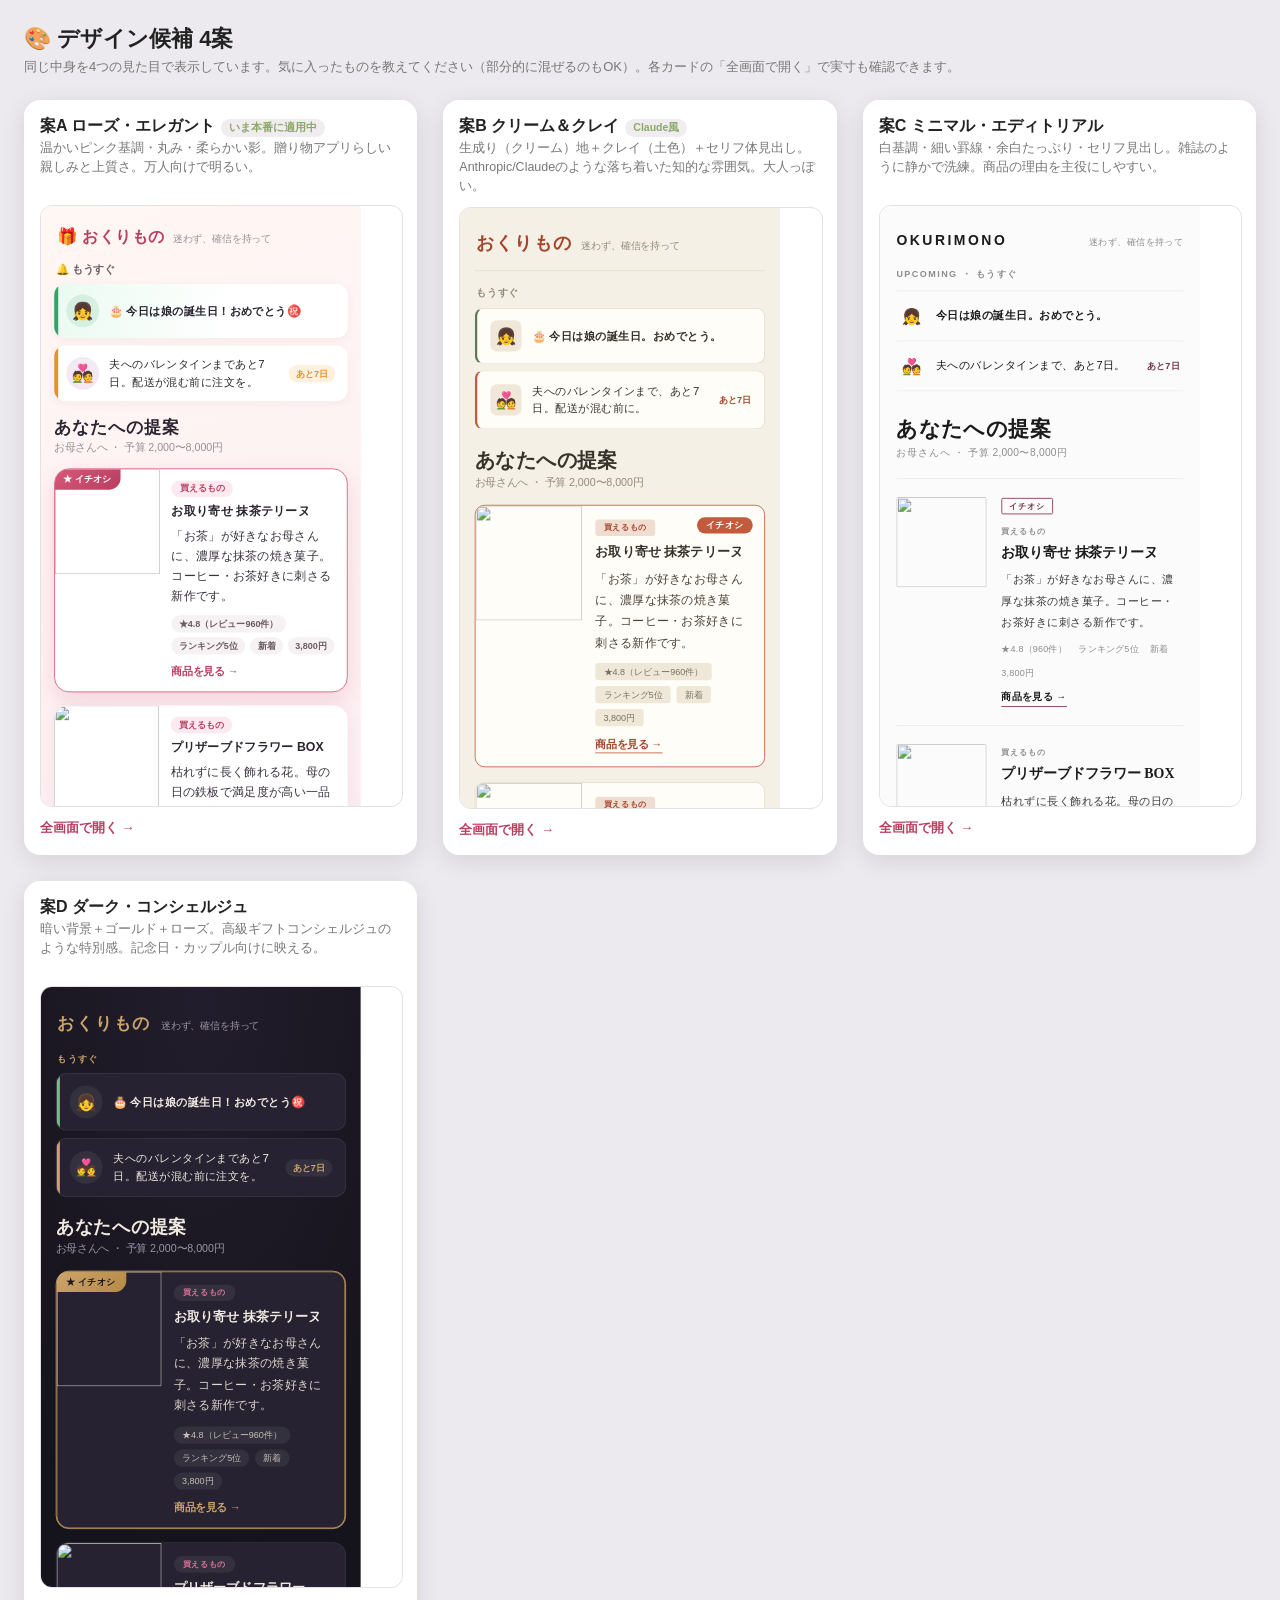
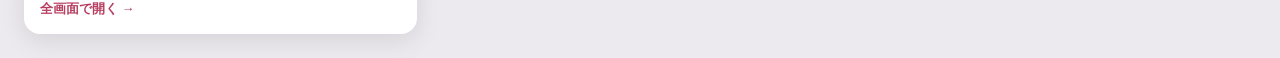
<file: mockups/gallery.html>
<!DOCTYPE html><html lang="ja"><head><meta charset="UTF-8">
<meta name="viewport" content="width=device-width, initial-scale=1.0">
<title>デザイン候補 4案 見比べ</title>
<style>
body{font-family:"Hiragino Kaku Gothic ProN","Segoe UI",sans-serif;margin:0;background:#eceaee;color:#222;padding:24px;}
h1{font-size:22px;margin:0 0 4px;}
.lead{color:#777;font-size:13px;margin:0 0 24px;}
.grid{display:grid;grid-template-columns:repeat(auto-fit,minmax(330px,1fr));gap:26px;max-width:1300px;margin:0 auto;}
.card{background:#fff;border-radius:16px;padding:16px;box-shadow:0 6px 24px rgba(0,0,0,.1);}
.card h2{font-size:16px;margin:0 0 2px;}
.card .desc{color:#777;font-size:12.5px;margin:0 0 12px;line-height:1.5;min-height:54px;}
.frame{width:100%;height:600px;border:1px solid #e3e0e6;border-radius:12px;overflow:hidden;background:#fff;position:relative;}
.frame iframe{width:390px;height:840px;border:0;transform:scale(.82);transform-origin:top left;}
.open{display:inline-block;margin-top:12px;font-size:13px;font-weight:700;color:#b83e60;text-decoration:none;}
.tag{display:inline-block;font-size:10.5px;font-weight:700;padding:2px 8px;border-radius:999px;background:#f1ecef;color:#8a6;margin-left:6px;}
</style></head><body>
<h1>🎨 デザイン候補 4案</h1>
<p class="lead">同じ中身を4つの見た目で表示しています。気に入ったものを教えてください（部分的に混ぜるのもOK）。各カードの「全画面で開く」で実寸も確認できます。</p>
<div class="grid">
  <div class="card">
    <h2>案A ローズ・エレガント<span class="tag">いま本番に適用中</span></h2>
    <p class="desc">温かいピンク基調・丸み・柔らかい影。贈り物アプリらしい親しみと上質さ。万人向けで明るい。</p>
    <div class="frame"><iframe src="a_rose.html"></iframe></div>
    <a class="open" href="a_rose.html" target="_blank">全画面で開く →</a>
  </div>
  <div class="card">
    <h2>案B クリーム＆クレイ<span class="tag">Claude風</span></h2>
    <p class="desc">生成り（クリーム）地＋クレイ（土色）＋セリフ体見出し。Anthropic/Claudeのような落ち着いた知的な雰囲気。大人っぽい。</p>
    <div class="frame"><iframe src="b_claude.html"></iframe></div>
    <a class="open" href="b_claude.html" target="_blank">全画面で開く →</a>
  </div>
  <div class="card">
    <h2>案C ミニマル・エディトリアル</h2>
    <p class="desc">白基調・細い罫線・余白たっぷり・セリフ見出し。雑誌のように静かで洗練。商品の理由を主役にしやすい。</p>
    <div class="frame"><iframe src="c_minimal.html"></iframe></div>
    <a class="open" href="c_minimal.html" target="_blank">全画面で開く →</a>
  </div>
  <div class="card">
    <h2>案D ダーク・コンシェルジュ</h2>
    <p class="desc">暗い背景＋ゴールド＋ローズ。高級ギフトコンシェルジュのような特別感。記念日・カップル向けに映える。</p>
    <div class="frame"><iframe src="d_dark.html"></iframe></div>
    <a class="open" href="d_dark.html" target="_blank">全画面で開く →</a>
  </div>
</div>
</body></html>
</file>
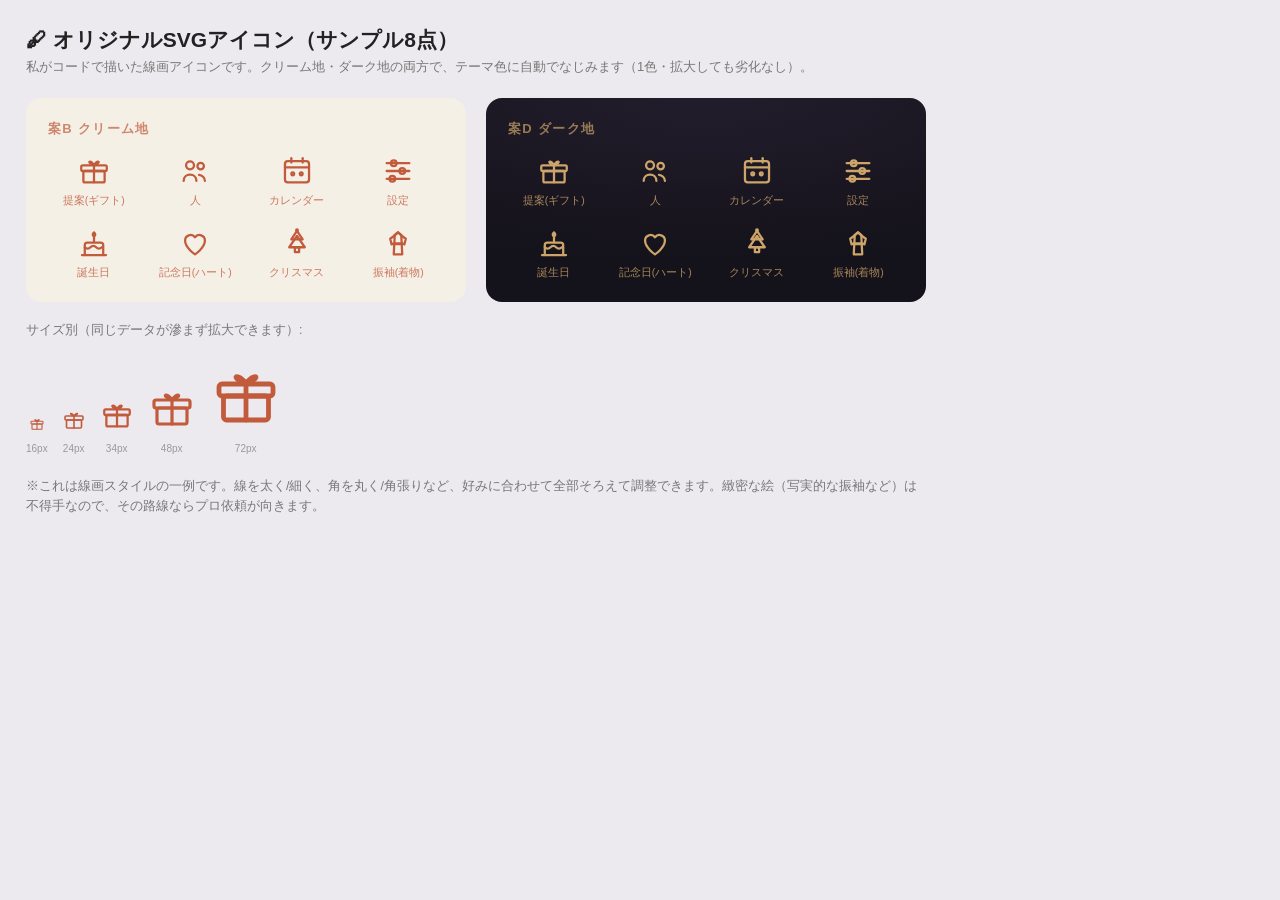
<file: mockups/icons_sample.html>
<!DOCTYPE html><html lang="ja"><head><meta charset="UTF-8">
<meta name="viewport" content="width=device-width, initial-scale=1.0">
<title>オリジナルSVGアイコン サンプル</title>
<style>
body{font-family:"Hiragino Kaku Gothic ProN","Segoe UI",sans-serif;margin:0;padding:26px;background:#eceaee;color:#222;}
h1{font-size:21px;margin:0 0 4px;} .lead{color:#777;font-size:13px;margin:0 0 22px;}
.panels{display:grid;grid-template-columns:1fr 1fr;gap:20px;max-width:900px;}
.panel{border-radius:16px;padding:22px;}
.panel.cream{background:#f5f0e6;color:#c25a3c;}
.panel.dark{background:radial-gradient(120% 80% at 50% 0,#221d2c,#14121a);color:#cda46a;}
.panel h2{font-size:13px;letter-spacing:.1em;opacity:.7;margin:0 0 16px;}
.grid{display:grid;grid-template-columns:repeat(4,1fr);gap:18px 10px;}
.ic{display:flex;flex-direction:column;align-items:center;gap:6px;}
.ic svg{width:34px;height:34px;}
.ic span{font-size:10.5px;opacity:.8;}
.sizes{margin-top:20px;display:flex;align-items:flex-end;gap:14px;}
.sizes svg{color:#c25a3c;}
.note{max-width:900px;color:#777;font-size:12.5px;margin-top:18px;line-height:1.6;}
</style></head><body>
<h1>🖋 オリジナルSVGアイコン（サンプル8点）</h1>
<p class="lead">私がコードで描いた線画アイコンです。クリーム地・ダーク地の両方で、テーマ色に自動でなじみます（1色・拡大しても劣化なし）。</p>

<div class="panels">
  <div class="panel cream"><h2>案B クリーム地</h2>
    <div class="grid" id="g1"></div>
  </div>
  <div class="panel dark"><h2>案D ダーク地</h2>
    <div class="grid" id="g2"></div>
  </div>
</div>

<div class="note">
  サイズ別（同じデータが滲まず拡大できます）:
  <div class="sizes" id="sizes"></div>
</div>
<p class="note">※これは線画スタイルの一例です。線を太く/細く、角を丸く/角張りなど、好みに合わせて全部そろえて調整できます。緻密な絵（写実的な振袖など）は不得手なので、その路線ならプロ依頼が向きます。</p>

<script>
const ICONS = {
  "提案(ギフト)": `<rect x="3" y="8" width="18" height="4" rx="1"/><rect x="4.5" y="12" width="15" height="8" rx="1"/><line x1="12" y1="8" x2="12" y2="20"/><path d="M12 8C9.5 4 6 5.5 12 8"/><path d="M12 8C14.5 4 18 5.5 12 8"/>`,
  "人": `<circle cx="8.5" cy="8" r="2.8"/><path d="M4 19c0-2.7 2-4.5 4.5-4.5S13 16.3 13 19"/><circle cx="16" cy="8.5" r="2.3"/><path d="M14.8 14.7c2.2.2 4.2 2 4.2 4.3"/>`,
  "カレンダー": `<rect x="3.5" y="5" width="17" height="15" rx="2"/><line x1="3.5" y1="9.5" x2="20.5" y2="9.5"/><line x1="8" y1="3" x2="8" y2="6"/><line x1="16" y1="3" x2="16" y2="6"/><circle cx="9" cy="14" r="1"/><circle cx="15" cy="14" r="1"/>`,
  "設定": `<line x1="4" y1="6.5" x2="20" y2="6.5"/><circle cx="9" cy="6.5" r="2"/><line x1="4" y1="12" x2="20" y2="12"/><circle cx="15" cy="12" r="2"/><line x1="4" y1="17.5" x2="20" y2="17.5"/><circle cx="8" cy="17.5" r="2"/>`,
  "誕生日": `<line x1="3.5" y1="20.5" x2="20.5" y2="20.5"/><path d="M5.5 20.5v-7c0-1 .8-1.8 1.8-1.8h9.4c1 0 1.8.8 1.8 1.8v7"/><path d="M5.5 15c1.3 1.3 2.8 1.3 4 0s2.8-1.3 4 0 2.8 1.3 4 0"/><line x1="12" y1="7" x2="12" y2="11"/><path d="M12 4.5c1.2 1 1.2 2.5 0 2.5s-1.2-1.5 0-2.5z"/>`,
  "記念日(ハート)": `<path d="M12 20s-7-4.6-7-9.7a3.9 3.9 0 0 1 7-2.4 3.9 3.9 0 0 1 7 2.4C19 15.4 12 20 12 20z"/>`,
  "クリスマス": `<path d="M12 3.5l-4 6h8z"/><path d="M12 7l-5.5 8h11z"/><rect x="10.5" y="15" width="3" height="3.5"/><circle cx="12" cy="3" r="0.6" fill="currentColor"/>`,
  "振袖(着物)": `<path d="M12 4.5 9.7 6.5 9 20h6l-.7-13.5z"/><path d="M12 4.5 9.7 6.5M12 4.5l2.3 2"/><path d="M9.7 6.7 6.5 9l1 4M14.3 6.7 17.5 9l-1 4"/><line x1="8.7" y1="12.5" x2="15.3" y2="12.5" stroke-width="2.2"/>`,
};
function svg(body, size){
  return `<svg viewBox="0 0 24 24" width="${size}" height="${size}" fill="none" stroke="currentColor" stroke-width="1.6" stroke-linecap="round" stroke-linejoin="round">${body}</svg>`;
}
for (const dst of ["g1","g2"]){
  document.getElementById(dst).innerHTML = Object.entries(ICONS).map(([n,b]) =>
    `<div class="ic">${svg(b,34)}<span>${n}</span></div>`).join("");
}
document.getElementById("sizes").innerHTML = [16,24,34,48,72].map(s =>
  `<div style="text-align:center"><div>${svg(ICONS["提案(ギフト)"],s)}</div><span style="font-size:10px;color:#999">${s}px</span></div>`).join("");
</script>
</body></html>
</file>
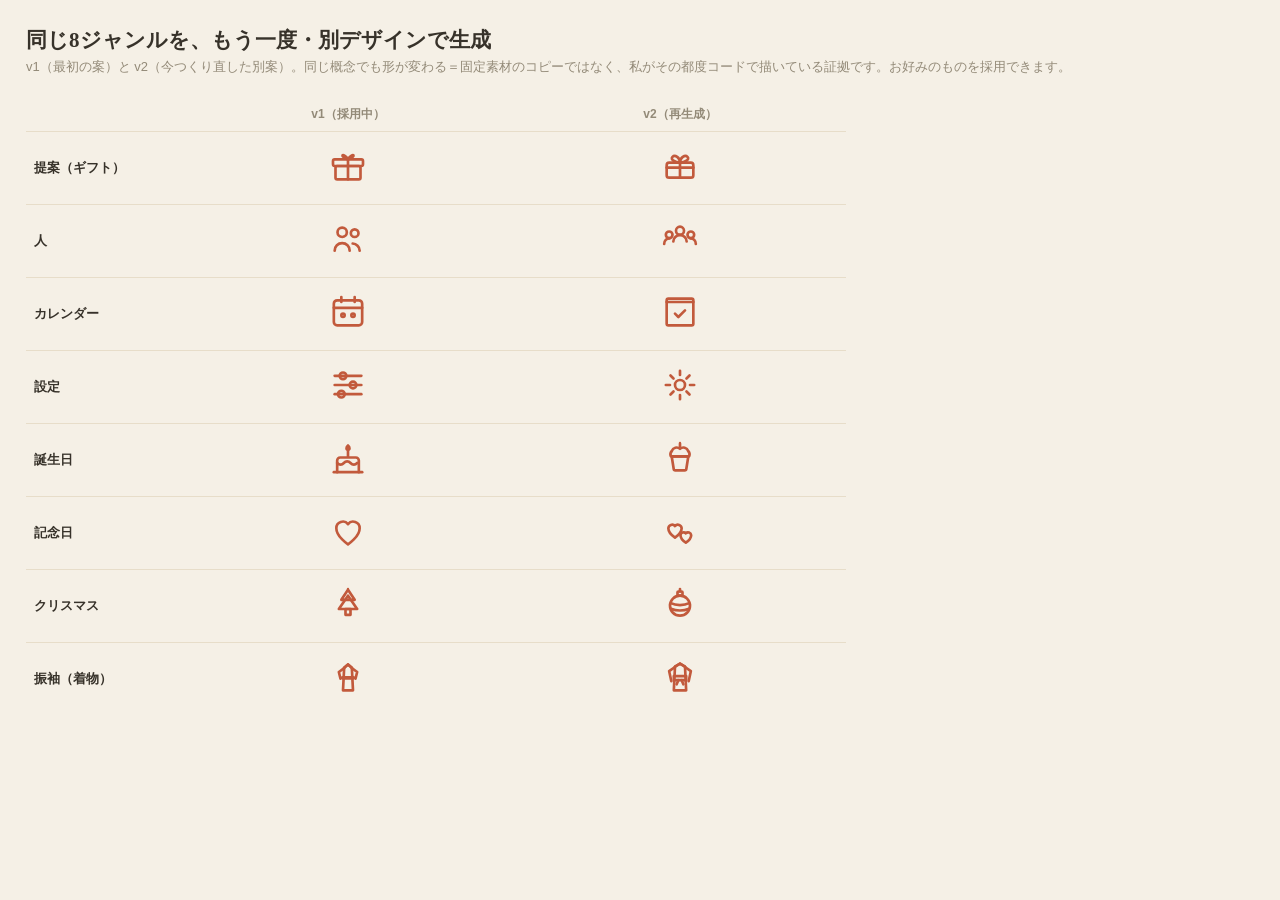
<file: mockups/icons_v1_vs_v2.html>
<!DOCTYPE html><html lang="ja"><head><meta charset="UTF-8">
<meta name="viewport" content="width=device-width, initial-scale=1.0">
<title>同じ8ジャンルを再生成（v1 vs v2）</title>
<style>
body{font-family:"Hiragino Kaku Gothic ProN","Segoe UI",sans-serif;margin:0;padding:26px;background:#f5f0e6;color:#37322a;}
h1{font-size:21px;margin:0 0 4px;font-family:Georgia,serif;} .lead{color:#938a78;font-size:13px;margin:0 0 22px;}
table{border-collapse:collapse;width:100%;max-width:820px;}
th{font-size:12px;color:#938a78;font-weight:700;text-align:center;padding:8px;}
td{padding:14px 8px;border-top:1px solid #e7ddc9;text-align:center;}
td.name{text-align:left;font-size:13px;color:#37322a;font-weight:700;width:140px;}
svg{color:#c25a3c;}
</style></head><body>
<h1>同じ8ジャンルを、もう一度・別デザインで生成</h1>
<p class="lead">v1（最初の案）と v2（今つくり直した別案）。同じ概念でも形が変わる＝固定素材のコピーではなく、私がその都度コードで描いている証拠です。お好みのものを採用できます。</p>
<table>
<tr><th></th><th>v1（採用中）</th><th>v2（再生成）</th></tr>
<tbody id="rows"></tbody>
</table>
<script>
const S=(b)=>`<svg viewBox="0 0 24 24" width="40" height="40" fill="none" stroke="currentColor" stroke-width="1.6" stroke-linecap="round" stroke-linejoin="round">${b}</svg>`;
const ROWS=[
["提案（ギフト）",
 `<rect x="3" y="8" width="18" height="4" rx="1"/><rect x="4.5" y="12" width="15" height="8" rx="1"/><line x1="12" y1="8" x2="12" y2="20"/><path d="M12 8C9.5 4 6 5.5 12 8"/><path d="M12 8C14.5 4 18 5.5 12 8"/>`,
 `<rect x="4" y="10" width="16" height="9" rx="1.5"/><line x1="4" y1="13" x2="20" y2="13"/><line x1="12" y1="10" x2="12" y2="19"/><path d="M12 10C12 7 9 5 7.5 6.5 6 8 9 10 12 10z"/><path d="M12 10c0-3 3-5 4.5-3.5C18 8 15 10 12 10z"/>`],
["人",
 `<circle cx="8.5" cy="8" r="2.8"/><path d="M4 19c0-2.7 2-4.5 4.5-4.5S13 16.3 13 19"/><circle cx="16" cy="8.5" r="2.3"/><path d="M14.8 14.7c2.2.2 4.2 2 4.2 4.3"/>`,
 `<circle cx="12" cy="7" r="2.4"/><path d="M8 13.5c0-2.2 1.8-3.8 4-3.8s4 1.6 4 3.8"/><circle cx="5.5" cy="9.5" r="2"/><path d="M2.5 15c0-2 1.4-3.3 3.2-3.4"/><circle cx="18.5" cy="9.5" r="2"/><path d="M21.5 15c0-2-1.4-3.3-3.2-3.4"/>`],
["カレンダー",
 `<rect x="3.5" y="5" width="17" height="15" rx="2"/><line x1="3.5" y1="9.5" x2="20.5" y2="9.5"/><line x1="8" y1="3" x2="8" y2="6"/><line x1="16" y1="3" x2="16" y2="6"/><circle cx="9" cy="14" r="1"/><circle cx="15" cy="14" r="1"/>`,
 `<path d="M4 6h16v13a1 1 0 0 1-1 1H5a1 1 0 0 1-1-1z"/><path d="M4 6V5a1 1 0 0 1 1-1h14a1 1 0 0 1 1 1v1"/><path d="M9 13l2 2 4-4"/>`],
["設定",
 `<line x1="4" y1="6.5" x2="20" y2="6.5"/><circle cx="9" cy="6.5" r="2"/><line x1="4" y1="12" x2="20" y2="12"/><circle cx="15" cy="12" r="2"/><line x1="4" y1="17.5" x2="20" y2="17.5"/><circle cx="8" cy="17.5" r="2"/>`,
 `<circle cx="12" cy="12" r="3"/><path d="M12 3.5v2.5M12 18v2.5M20.5 12H18M6 12H3.5M17.7 6.3l-1.8 1.8M8.1 15.9l-1.8 1.8M17.7 17.7l-1.8-1.8M8.1 8.1 6.3 6.3"/>`],
["誕生日",
 `<line x1="3.5" y1="20.5" x2="20.5" y2="20.5"/><path d="M5.5 20.5v-7c0-1 .8-1.8 1.8-1.8h9.4c1 0 1.8.8 1.8 1.8v7"/><path d="M5.5 15c1.3 1.3 2.8 1.3 4 0s2.8-1.3 4 0 2.8 1.3 4 0"/><line x1="12" y1="7" x2="12" y2="11"/><path d="M12 4.5c1.2 1 1.2 2.5 0 2.5s-1.2-1.5 0-2.5z"/>`,
 `<path d="M7 11h10l-1.2 7.5a1 1 0 0 1-1 .9H9.2a1 1 0 0 1-1-.9z"/><path d="M6.5 11a3 3 0 0 1 .6-3.2A3 3 0 0 1 12 6.5a3 3 0 0 1 4.9 1.3A3 3 0 0 1 17.5 11z"/><line x1="12" y1="3.5" x2="12" y2="6"/><circle cx="12" cy="3" r=".7" fill="currentColor" stroke="none"/>`],
["記念日",
 `<path d="M12 20s-7-4.6-7-9.7a3.9 3.9 0 0 1 7-2.4 3.9 3.9 0 0 1 7 2.4C19 15.4 12 20 12 20z"/>`,
 `<path d="M9 16s-4-2.7-4-5.6a2.3 2.3 0 0 1 4-1.4 2.3 2.3 0 0 1 4 1.4C13 13.3 9 16 9 16z"/><path d="M15.5 19s-3.2-2.2-3.2-4.5a1.85 1.85 0 0 1 3.2-1.1 1.85 1.85 0 0 1 3.2 1.1c0 2.3-3.2 4.5-3.2 4.5z"/>`],
["クリスマス",
 `<path d="M12 3.5l-4 6h8z"/><path d="M12 7l-5.5 8h11z"/><rect x="10.5" y="15" width="3" height="3.5"/><circle cx="12" cy="3" r="0.7" fill="currentColor" stroke="none"/>`,
 `<circle cx="12" cy="13" r="6"/><rect x="10.5" y="4.5" width="3" height="2.5" rx=".5"/><line x1="12" y1="3" x2="12" y2="4.5"/><path d="M6.5 11.5c3 1.5 8 1.5 11 0M7 15c2.6 1.2 7.4 1.2 10 0"/>`],
["振袖（着物）",
 `<path d="M12 4.5 9.7 6.5 9 20h6l-.7-13.5z"/><path d="M12 4.5 9.7 6.5M12 4.5l2.3 2"/><path d="M9.7 6.7 6.5 9l1 4M14.3 6.7 17.5 9l-1 4"/><line x1="8.7" y1="12.5" x2="15.3" y2="12.5" stroke-width="2.2"/>`,
 `<path d="M12 4 9 5.8 8.3 20h7.4L15 5.8z"/><path d="M12 4 9 5.8M12 4l3 1.8"/><path d="M9 6 5.5 8.5 6.8 14.5M15 6l3.5 2.5-1.3 6"/><rect x="8.3" y="11.5" width="7.4" height="2.4"/><path d="M11 13.9l-1 2.5M13 13.9l1 2.5"/>`],
];
document.getElementById("rows").innerHTML = ROWS.map(([n,a,b])=>
 `<tr><td class="name">${n}</td><td>${S(a)}</td><td>${S(b)}</td></tr>`).join("");
</script>
</body></html>
</file>
